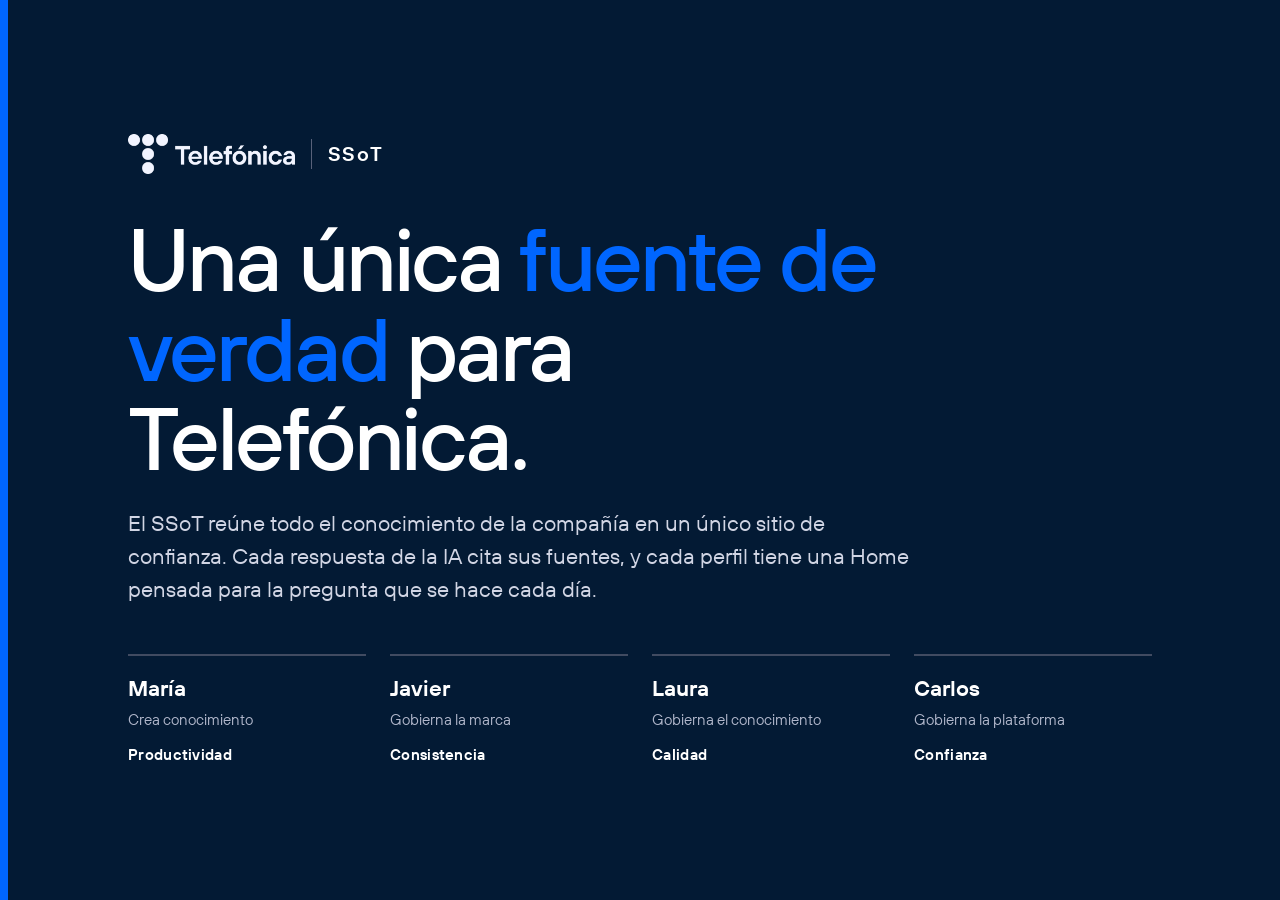
<file: demo.html>
<!doctype html>
<html lang="es">
<head>
<meta charset="utf-8">
<meta name="viewport" content="width=device-width, initial-scale=1">
<title>SSoT · Demo</title>
<link rel="stylesheet" href="assets/ssot.css">
<script src="assets/anon.js"></script>
<script src="assets/manual.js"></script>
<style>
body { background: var(--grey-9); color: var(--grey-0); }
.card { min-height: 100vh; display: grid; align-content: center; padding: 0 10vw; position: relative; overflow: hidden; }
.card::before { content: ""; position: absolute; inset: 0 auto 0 0; width: 8px; background: var(--blue); }
.brand { display: flex; align-items: center; gap: var(--s-4); animation: rise .5s var(--ease-out) both; }
.brand img { height: 40px; width: auto; }
.brand.brand--anon span { padding-left: 0; border-left: 0; font-size: 28px; }
.brand span { font-weight: 600; font-size: 20px; letter-spacing: .08em; color: var(--grey-0); padding-left: var(--s-4); border-left: 1px solid var(--grey-6); }
h1 { margin: var(--s-10) 0 0; font-size: 88px; line-height: 1.02; font-weight: 500; letter-spacing: -.035em; max-width: 14ch; animation: rise .6s var(--ease-out) .15s both; }
h1 em { font-style: normal; color: var(--blue); }
.lead { margin: var(--s-6) 0 0; font-size: 22px; line-height: 1.5; color: var(--grey-2); max-width: 56ch; animation: rise .6s var(--ease-out) .3s both; }
.roles { list-style: none; margin: var(--s-12) 0 0; padding: 0; display: grid; grid-template-columns: repeat(4, minmax(0, 1fr)); gap: var(--s-6); max-width: 1100px; }
.roles li { padding-top: var(--s-4); border-top: 2px solid var(--grey-7); animation: rise .5s var(--ease-out) both; animation-delay: calc(.45s + var(--i) * .12s); }
.roles b { display: block; font-size: 22px; font-weight: 600; }
.roles span { display: block; font-size: 15px; color: var(--grey-3); margin-top: 4px; }
.roles strong { display: block; margin-top: var(--s-3); font-size: 15px; font-weight: 600; color: var(--grey-0); letter-spacing: .02em; }
.roles li.on { border-top-color: var(--blue); }
.roles.dim li:not(.on) b, .roles.dim li:not(.on) span, .roles.dim li:not(.on) strong { color: var(--grey-6); }

/* Persona cover */
.kick { margin: var(--s-10) 0 0; font-size: 14px; font-weight: 600; letter-spacing: .1em; text-transform: uppercase; color: var(--grey-3); animation: rise .5s var(--ease-out) .1s both; }
.who { margin: var(--s-3) 0 0; display: flex; align-items: baseline; flex-wrap: wrap; gap: var(--s-2) var(--s-6); animation: rise .6s var(--ease-out) .15s both; }
.who h1 { margin: 0; animation: none; max-width: none; }
.who p { margin: 0; font-size: 22px; color: var(--grey-3); }
.who p b { color: var(--grey-0); font-weight: 600; }
.q { margin: var(--s-8) 0 0; padding-left: var(--s-5); border-left: 4px solid var(--blue); font-size: 32px; line-height: 1.25; font-weight: 500; letter-spacing: -.01em; max-width: 34ch; animation: rise .6s var(--ease-out) .3s both; }
.expect { margin: var(--s-6) 0 0; max-width: 60ch; animation: rise .6s var(--ease-out) .45s both; }
.expect span { display: block; font-size: 14px; font-weight: 600; letter-spacing: .1em; text-transform: uppercase; color: var(--grey-3); margin-bottom: var(--s-2); }
.expect p { margin: 0; font-size: 22px; line-height: 1.5; color: var(--grey-1); }
@media (max-width: 1000px) { h1 { font-size: 56px; } .q { font-size: 24px; } .roles { grid-template-columns: repeat(2, 1fr); } }

/* Closing cover */
.h-end { margin: var(--s-3) 0 0; font-size: 64px; max-width: 18ch; }
.results { list-style: none; margin: var(--s-10) 0 0; padding: 0; display: grid; grid-template-columns: repeat(4, minmax(0, 1fr)); gap: var(--s-6); max-width: 1180px; }
.results li { padding-top: var(--s-4); border-top: 2px solid var(--blue); display: flex; flex-direction: column; animation: rise .5s var(--ease-out) both; animation-delay: calc(.4s + var(--i) * .15s); }
.results .who-s { font-size: 15px; color: var(--grey-3); }
.results .who-s b { color: var(--grey-0); font-weight: 600; font-size: 18px; }
.results .big { margin-top: var(--s-4); font-size: 72px; line-height: 1; font-weight: 600; letter-spacing: -.035em; }
.results .txt { margin-top: var(--s-3); font-size: 17px; line-height: 1.45; color: var(--grey-2); max-width: 24ch; }
.results .val { margin-top: var(--s-4); font-size: 13px; font-weight: 600; letter-spacing: .1em; text-transform: uppercase; color: var(--grey-3); }
.sign { margin: var(--s-10) 0 0; font-size: 20px; color: var(--grey-1); animation: rise .6s var(--ease-out) 1.1s both; }
@media (max-width: 1000px) { .results { grid-template-columns: repeat(2, 1fr); } .h-end { font-size: 44px; } }
</style>
</head>
<body>
<main class="card" id="card"></main>
<script>
(function () {
  const params = new URLSearchParams(location.search);
  const fin = params.get('fin') === '1';
  const p = params.get('p');
  // ?anon=1: anonymised covers, no client logo or name
  const anon = params.get('anon') === '1' || !!window.SSOT_ANON;
  const ROLES = [
    { k: 'maria', n: 'María', r: 'Crea conocimiento', v: 'Productividad' },
    { k: 'javier', n: 'Javier', r: 'Gobierna la marca', v: 'Consistencia' },
    { k: 'laura', n: 'Laura', r: 'Gobierna el conocimiento', v: 'Calidad' },
    { k: 'carlos', n: 'Carlos', r: 'Gobierna la plataforma', v: 'Confianza' },
  ];
  // Names, roles and questions from personas/persona-1.md … persona-4.md
  const PERSONAS = {
    maria: { name: 'María Jiménez', role: 'Corporate Communications Manager', area: 'Comunicación Corporativa',
      q: '¿Qué necesito crear hoy?',
      expect: 'Convertir información dispersa en mensajes claros para Dirección y prensa en minutos, con cada dato respaldado por su fuente.' },
    javier: { name: 'Javier Martín', role: 'Brand & Content Governance Lead', area: 'Marca Corporativa',
      q: '¿Está la IA representando correctamente nuestra marca?',
      expect: `Que todo lo que genere la IA suene y se vea como ${anon ? 'la marca' : 'Telefónica'}, y poder enseñarle las reglas de marca sin programar.` },
    laura: { name: 'Laura Pérez', role: 'Knowledge & Metadata Manager', area: 'Gestión del Conocimiento',
      q: '¿Está nuestro conocimiento preparado para responder correctamente?',
      expect: 'Que la IA encuentre siempre la información correcta, actualizada y bien clasificada, sin tener que revisarlo todo a mano.' },
    carlos: { name: 'Carlos Ruiz', role: 'Governance & Compliance Manager', area: 'Seguridad, Riesgo y Compliance',
      q: '¿Está la plataforma funcionando de forma segura y conforme a las políticas?',
      expect: 'Saber quién accede a qué información y con qué permisos, y detectar cualquier riesgo antes de que sea un problema.' },
  };
  const list = (on, dim) => `<ul class="roles${dim ? ' dim' : ''}">${ROLES.map((r, i) => `<li class="${on === 'all' || on === r.k ? 'on' : ''}" style="--i:${i}"><b>${r.n}</b><span>${r.r}</span><strong>${r.v}</strong></li>`).join('')}</ul>`;
  const brand = anon
    ? '<div class="brand brand--anon"><span>SSoT</span></div>'
    : '<div class="brand"><img src="assets/logo-white-horizontal.png" alt="Telefónica"><span>SSoT</span></div>';
  let html;
  if (p && PERSONAS[p]) {
    const P = PERSONAS[p], i = ROLES.findIndex(r => r.k === p);
    document.title = 'SSoT · ' + P.name;
    html = `${brand}
      <p class="kick">Perfil ${i + 1} de 4 · ${P.area}</p>
      <div class="who"><h1>${P.name}</h1><p><b>${P.role}</b></p></div>
      <p class="q">«${P.q}»</p>
      <div class="expect"><span>Qué espera del SSoT</span><p>${P.expect}</p></div>
      ${list(p, true)}`;
  } else if (fin) {
    // Closing cover: what each person got done in the demo (figures from the prototype screens)
    const RESULTS = [
      { n: 'María', r: 'Comunicación', big: '6', t: 'fuentes citadas en su briefing para Dirección', v: 'Productividad' },
      { n: 'Javier', r: 'Marca', big: '98 %', t: 'de alineación con la marca tras entrenar al agente', v: 'Consistencia' },
      { n: 'Laura', r: 'Conocimiento', big: '1.284', t: 'menciones recuperadas al reconectar Social Listening', v: 'Calidad' },
      { n: 'Carlos', r: 'Gobierno', big: '0', t: 'alertas abiertas, con el informe semanal ya en el Comité', v: 'Confianza' },
    ];
    html = `${brand}
      <p class="kick">Un día en el SSoT</p>
      <h1 class="h-end">Cuatro personas, <em>un mismo conocimiento</em>.</h1>
      <ul class="results">${RESULTS.map((x, i) => `<li style="--i:${i}">
        <span class="who-s"><b>${x.n}</b> · ${x.r}</span>
        <span class="big num">${x.big}</span>
        <span class="txt">${x.t}</span>
        <span class="val">${x.v}</span></li>`).join('')}</ul>
      <p class="sign">Una única fuente de verdad, y cada perfil sabe qué hacer con ella.</p>`;
  } else {
    html = `${brand}
      <h1>Una única <em>fuente de verdad</em> para ${anon ? 'toda la compañía' : 'Telefónica'}.</h1>
      <p class="lead">El SSoT reúne todo el conocimiento de la compañía en un único sitio de confianza. Cada respuesta de la IA cita sus fuentes, y cada perfil tiene una Home pensada para la pregunta que se hace cada día.</p>
      ${list()}`;
  }
  document.getElementById('card').innerHTML = html;
  // Manual recording mode (?manual=1): one click anywhere moves on
  if (window.SSOT_MANUAL && !fin) {
    const next = p && PERSONAS[p] ? window.SSOT_HOME[p] : 'demo.html?p=maria';
    document.addEventListener('click', () => { location.href = next; });
  }
})();
</script>
</body>
</html>
</file>
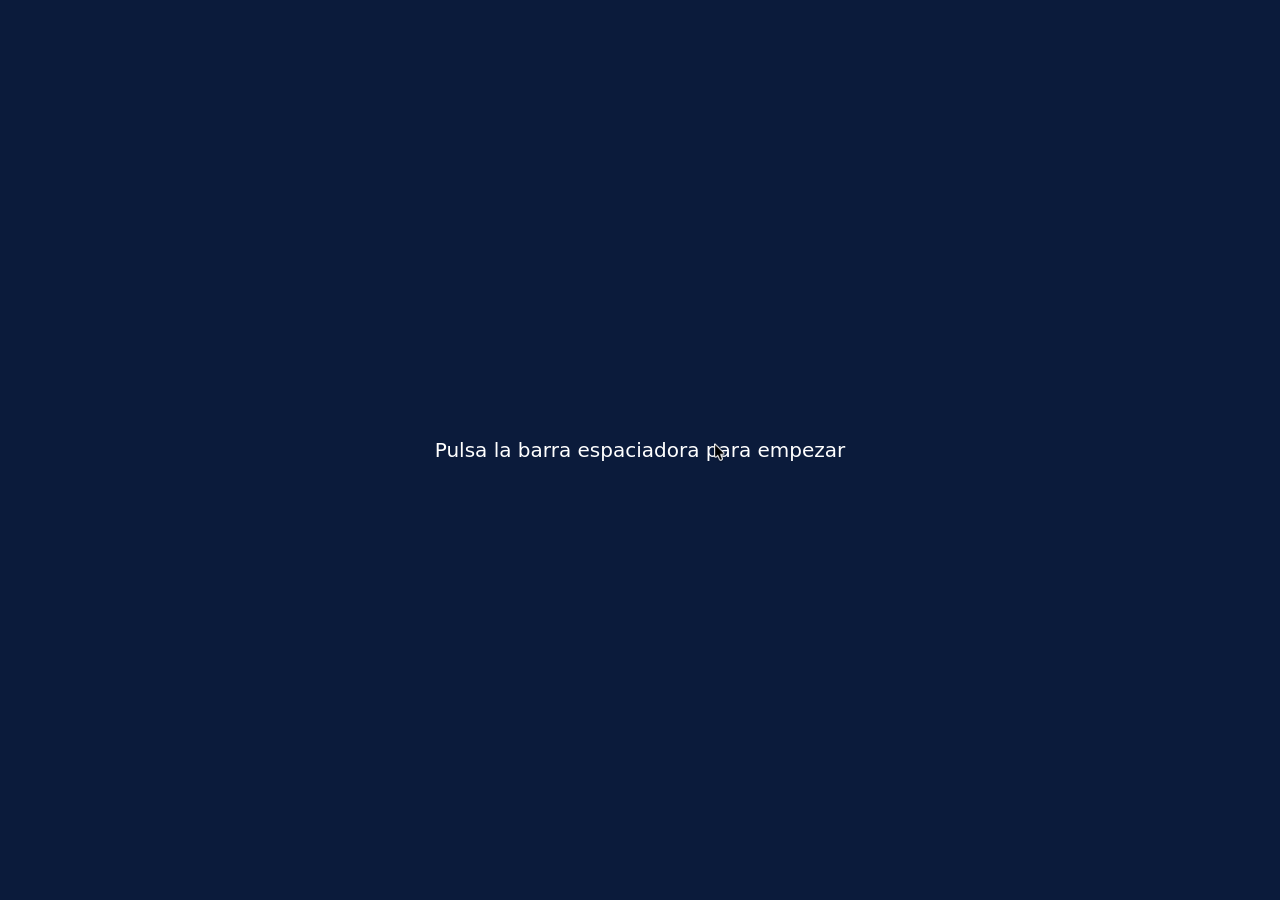
<file: runner.html>
<!doctype html>
<html lang="es">
<head>
<meta charset="utf-8">
<title>SSoT · Runner</title>
<meta name="viewport" content="width=device-width, initial-scale=1">
<style>
  html, body { margin: 0; height: 100%; background: #0b1b3b; overflow: hidden; cursor: none; }
  iframe { position: fixed; inset: 0; width: 100vw; height: 100vh; border: 0; background: #fff; }
  /* Real macOS cursors (exported from AppKit): arrow while moving, pointing hand over a button */
  #cur { position: fixed; left: 0; top: 0; z-index: 9; pointer-events: none;
         transform: translate(715px, 445px); transition: transform .55s cubic-bezier(.4,0,.2,1); }
  #cur img { position: absolute; left: 0; top: 0; display: block; transition: transform .1s; }
  #cur .arrow { width: 28px; height: 40px; left: -5px; top: -5px; transform-origin: 5px 5px; }
  #cur .hand { width: 32px; height: 32px; left: -13px; top: -8px; transform-origin: 13px 8px; display: none; }
  #cur.on-btn .arrow { display: none; }
  #cur.on-btn .hand { display: block; }
  #cur.down img { transform: scale(.9); }
  .rip { position: fixed; z-index: 8; width: 14px; height: 14px; margin: -7px 0 0 -7px; border-radius: 50%;
         border: 2px solid #0066ff; pointer-events: none; animation: rip .5s ease-out forwards; }
  @keyframes rip { to { transform: scale(3.2); opacity: 0; } }
  #hint { position: fixed; inset: 0; display: grid; place-items: center; z-index: 5;
          color: #fff; font: 20px/1.4 system-ui, sans-serif; background: #0b1b3b; }
</style>
</head>
<body>
<div id="hint">Pulsa la barra espaciadora para empezar</div>
<iframe id="f" title="Prototipo"></iframe>
<div id="cur" aria-hidden="true"><img class="arrow" src="assets/cursor-arrow.png" alt=""><img class="hand" src="assets/cursor-hand.png" alt=""></div>
<script>
const PAUSA = 3000;        // pausa en cada pantalla clave
const PAUSA_FINAL = 5000;  // última pantalla de cada perfil
const BASE = location.origin + '/';
// runner.html?anon=1 → anonymised version: covers and screens without client logos or names
const ANON = new URLSearchParams(location.search).get('anon') === '1';
const F = document.getElementById('f');
// Hide the real system cursor inside every page the iframe loads; only the drawn cursor shows
// Prepare every page the iframe shows as soon as its body exists (also pages that navigate by themselves):
// hide the real cursor. Anonymous mode is handled by assets/anon.js in each page.
let preparedDoc = null;
(function watch() {
  const d = F.contentDocument;
  if (d && d !== preparedDoc && d.body && d.head) {
    preparedDoc = d;
    try {
      const st = d.createElement('style');
      st.textContent = '*, *::before, *::after { cursor: none !important; }';
      d.head.appendChild(st);
    } catch (e) {}
  }
  requestAnimationFrame(watch);
})();
const sleep = ms => new Promise(r => setTimeout(r, ms));
const D = () => F.contentDocument;
const W = () => F.contentWindow;

function go(u) {
  // Covers carry the flag: anon=1 switches anonymous mode on for the tab, anon=0 clears it from an earlier run
  if (u.startsWith('demo.html')) u += (u.includes('?') ? '&' : '?') + 'anon=' + (ANON ? '1' : '0') + '&manual=0';
  return new Promise(r => { F.onload = () => r(); F.src = BASE + u; });
}
async function waitFor(fn, t = 10000) {
  const s = Date.now();
  while (Date.now() - s < t) {
    try { const v = fn(); if (v) return v; } catch (e) {}
    await sleep(80);
  }
  return null;
}
const vis = e => e && e.offsetParent !== null;
const q = sel => D().querySelector(sel);
const btn = (txt, exact) => [...D().querySelectorAll('button,[role=tab]')].find(x =>
  vis(x) && (exact ? x.textContent.trim() === txt : x.textContent.includes(txt)));
const CUR = document.getElementById('cur');
async function clickEl(el) {
  el.scrollIntoView({ block: 'nearest' });
  const r = el.getBoundingClientRect();
  const x = Math.round(r.left + r.width / 2), y = Math.round(r.top + r.height / 2);
  CUR.classList.remove('on-btn');
  CUR.style.transform = `translate(${x}px, ${y}px)`;
  await sleep(560);
  CUR.classList.add('on-btn');
  await sleep(60);
  CUR.classList.add('down');
  const rip = document.createElement('div');
  rip.className = 'rip'; rip.style.left = x + 'px'; rip.style.top = y + 'px';
  document.body.appendChild(rip); setTimeout(() => rip.remove(), 600);
  await sleep(140);
  el.click();
  CUR.classList.remove('down');
}
async function clickSel(sel) {
  const el = await waitFor(() => { const e = q(sel); return vis(e) && e; });
  if (!el) throw new Error('No encuentro: ' + sel);
  await clickEl(el);
}
// For clicks that make the page navigate by itself: resolve when the iframe lands on `path`
function landOn(path) {
  return new Promise(r => { F.onload = () => { if (W().location.href.includes(path)) r(); }; });
}
async function click(txt, exact) {
  const b = await waitFor(() => btn(txt, exact));
  if (!b) throw new Error('No encuentro el botón: ' + txt);
  await clickEl(b);
}
const pausa = () => sleep(PAUSA);
const pausaFinal = () => sleep(PAUSA_FINAL);
// Covers: wait until the last line has animated in, then hold so it can be read
const LEER_PORTADA = 3000, LEER_PERSONA = 3000;
async function cover(u, ms) {
  await go(u);
  await waitFor(() => { const e = q('.roles li:nth-child(4)'); return e && getComputedStyle(e).opacity > 0.4; });
  await sleep(ms);
}

async function run() {
  // 1 · Portada
  await cover('demo.html', LEER_PORTADA);
  // 2 · María
  await cover('demo.html?p=maria', LEER_PERSONA);
  await go('index.html');
  // 3
  await click('Preparar briefing ejecutivo');
  const enviar = await waitFor(() => { const s = q('button[aria-label="Enviar"]'); return s && !s.disabled && s; }, 15000);
  await clickEl(enviar);
  // 4
  await waitFor(() => W().location.pathname.endsWith('briefing.html') && btn('Redactar con 6 fuentes'), 15000);
  await click('Redactar con 6 fuentes');
  await waitFor(() => q('.cite'), 15000);
  await pausa();
  // 5
  await waitFor(() => btn('Tono'), 15000);
  await sleep(300);
  await click('Tono');
  await sleep(300);
  await click('Aplicar', true);
  await waitFor(() => q('.toast.is-on'));
  await pausaFinal(); // último plano del perfil
  // 6 · Javier
  await cover('demo.html?p=javier', LEER_PERSONA);
  await go('javier.html');
  await sleep(900);
  // 7
  await go('javier-plantilla.html');
  await click('Sustituir por azul');
  await waitFor(() => q('.sum--ok'));
  await pausa();
  await click('Publicar para toda la organizaci');
  await sleep(600);
  // 8
  await go('javier-training.html');
  await click('Entrenar agente');
  await waitFor(() => /v15 activa/.test(D().body.innerText), 15000);
  await pausaFinal(); // último plano del perfil
  // 9 · Laura
  await cover('demo.html?p=laura', LEER_PERSONA);
  await go('laura.html');
  await sleep(600);
  for (const v of ['bars', 'tm', 'eco']) {
    await clickSel(`#seg [data-v="${v}"]`);
    await waitFor(() => q(`#seg [data-v="${v}"][aria-selected="true"]`));
    await sleep(1300);
  }
  // 10
  await go('laura-revision.html');
  await click('Validar propuesta');
  await sleep(600);
  await click('Fusionar y marcar como oficial');
  await sleep(900);
  // 11
  await go('laura.html?done=1');
  await click('Reconectar', true);
  await waitFor(() => q('.alert.is-ok'));
  await pausaFinal(); // último plano del perfil
  // 12 · Carlos
  await cover('demo.html?p=carlos', LEER_PERSONA);
  await go('carlos.html');
  await waitFor(() => q('#bval') && q('#bval').textContent === '42' && q('#close-btn'), 15000);
  await sleep(700); // let the 4 sequence lines finish rising in
  await pausa();
  // 13
  await click('Cerrar como revisada');
  await sleep(500);
  await click('Confirmar cierre');
  await waitFor(() => q('.brief.is-calm'), 15000);
  await pausa();
  // 14
  await go('carlos-alerta.html');
  const landed = landOn('carlos.html?done=2');
  await click('Cerrar alerta', true);
  await landed;
  await waitFor(() => q('.brief.is-calm') && q('#bval').textContent === '0' && !q('.brief.is-counting'), 8000);
  await sleep(900);
  // 15
  await go('carlos-audit.html?q=Resultados%20Q2');
  await clickSel('#ch-2');
  await sleep(1000);
  await clickSel('#ch-5');
  await waitFor(() => q('#mkt-row'));
  await pausa();
  // 16
  await go('carlos-informe.html');
  await click('Generar informe');
  // 17
  await click('Enviar al Comit');
  await sleep(500);
  const env = await waitFor(() => [...D().querySelectorAll('.sendbox button')].find(x => x.textContent.trim() === 'Enviar'));
  await clickEl(env);
  await waitFor(() => q('.sendbox.is-done'));
  await pausaFinal(); // último plano del perfil
  // 18
  await go('demo.html?fin=1');
  await waitFor(() => { const e = q('.sign'); return e && getComputedStyle(e).opacity > 0.95; });
  await pausa();
}

let started = false;
addEventListener('keydown', async e => {
  if (e.code !== 'Space' || started) return;
  e.preventDefault();
  started = true;
  document.getElementById('hint').style.display = 'none';
  try { await run(); }
  catch (err) { document.title = 'Error: ' + err.message; console.error(err); }
});
</script>
</body>
</html>
</file>
<file: assets/ssot.css>
@font-face { font-family: "Telefonica Sans"; src: url("TelefonicaSans-Regular.woff2") format("woff2"); font-weight: 400; font-display: swap; }
@font-face { font-family: "Telefonica Sans"; src: url("TelefonicaSans-Medium.woff2") format("woff2"); font-weight: 500; font-display: swap; }
@font-face { font-family: "Telefonica Sans"; src: url("TelefonicaSans-DemiBold.woff2") format("woff2"); font-weight: 600; font-display: swap; }
@font-face { font-family: "Telefonica Sans"; src: url("TelefonicaSans-Bold.woff2") format("woff2"); font-weight: 700; font-display: swap; }

:root {
  /* tokens/tokens.json */
  --blue: #0066FF;
  --grey-0: #FFFFFF; --grey-1: #F7F7FF; --grey-2: #D1D5E4; --grey-3: #B0B6CA;
  --grey-4: #8F97AF; --grey-5: #6E7894; --grey-6: #58617A; --grey-7: #414B61;
  --grey-8: #2B3447; --grey-9: #031A34;
  --turquoise-very-light: #EBFFFF; --turquoise-very-dark: #253D3C;
  --coral-very-light: #F9EEED; --coral-dark: #843C34;
  --yellow-very-light: #FCF7DB; --yellow-very-dark: #473515;

  /* derived (proposal, not in brand guide) */
  --blue-tint: #EBF2FF;      /* blue at ~8% on white: selected / hover */
  --blue-press: #0052CC;     /* blue darkened for pressed state */

  --font: "Telefonica Sans", system-ui, sans-serif;
  --r-card: 12px; --r-ctrl: 8px; --r-pill: 999px;
  --s-1: 4px; --s-2: 8px; --s-3: 12px; --s-4: 16px; --s-5: 20px; --s-6: 24px; --s-8: 32px; --s-10: 40px; --s-12: 48px;
  --shadow-1: 0 1px 2px rgba(3, 26, 52, .06);
  --shadow-2: 0 8px 24px rgba(3, 26, 52, .08);
  --ease-out: cubic-bezier(.2, 0, 0, 1);
}

* { box-sizing: border-box; }
html, body { margin: 0; }
body {
  font-family: var(--font); font-size: 15px; line-height: 1.5; color: var(--grey-9);
  background: var(--grey-1); -webkit-font-smoothing: antialiased;
}
button, input, textarea { font: inherit; color: inherit; }
button { cursor: pointer; }
a { color: inherit; text-decoration: none; }
:focus-visible { outline: 2px solid var(--blue); outline-offset: 2px; }
.num { font-variant-numeric: tabular-nums; }
[data-lucide], svg.lucide { width: 20px; height: 20px; stroke-width: 1.75; flex-shrink: 0; }
.visually-hidden { position: absolute; width: 1px; height: 1px; overflow: hidden; clip: rect(0 0 0 0); }

/* ---------- Layout ---------- */
.app { display: grid; grid-template-columns: 256px 1fr; min-height: 100vh; }

/* ---------- Sidebar ---------- */
.nav {
  position: sticky; top: 0; height: 100vh; display: flex; flex-direction: column;
  background: var(--grey-0); border-right: 1px solid var(--grey-2); padding: var(--s-6) var(--s-4);
}
.nav__brand { display: flex; align-items: center; gap: var(--s-3); padding: 0 var(--s-2) var(--s-6); }
.nav__brand img { height: 24px; width: auto; }
.nav__product { font-weight: 600; font-size: 13px; letter-spacing: .08em; color: var(--blue); padding-left: var(--s-3); border-left: 1px solid var(--grey-2); }
.nav__list { list-style: none; margin: 0; padding: 0; display: flex; flex-direction: column; gap: 2px; }
.nav__link {
  display: flex; align-items: center; gap: var(--s-3); height: 44px; padding: 0 var(--s-3);
  border-radius: var(--r-ctrl); color: var(--grey-7); font-weight: 500;
  transition: background .15s var(--ease-out), color .15s var(--ease-out);
}
.nav__link:hover { background: var(--grey-1); color: var(--grey-9); }
.nav__link[aria-current="page"] { background: var(--blue-tint); color: var(--blue); font-weight: 600; box-shadow: inset 3px 0 0 var(--blue); }
.nav__badge { margin-left: auto; font-size: 12px; font-weight: 600; background: var(--blue); color: var(--grey-0); border-radius: var(--r-pill); padding: 0 8px; line-height: 20px; }
.nav__foot { margin-top: auto; display: flex; flex-direction: column; gap: 2px; }
.nav__me { display: flex; align-items: center; gap: var(--s-3); padding: var(--s-3); margin-top: var(--s-3); border-top: 1px solid var(--grey-2); }
.avatar { width: 36px; height: 36px; border-radius: 50%; display: grid; place-items: center; font-weight: 600; font-size: 13px; background: var(--grey-9); color: var(--grey-0); flex-shrink: 0; }
.nav__me small { display: block; color: var(--grey-6); font-size: 12px; line-height: 1.3; }
.nav__me strong { font-weight: 600; font-size: 14px; }

/* ---------- Main ---------- */
.main { padding: var(--s-8) var(--s-10) var(--s-12); max-width: 1280px; width: 100%; }
.greet { display: flex; align-items: baseline; justify-content: space-between; gap: var(--s-4); margin-bottom: var(--s-6); }
.greet p { margin: 0; color: var(--grey-6); font-size: 15px; }
.greet p strong { color: var(--grey-9); font-weight: 600; }
.greet__time { font-size: 13px; color: var(--grey-6); display: flex; align-items: center; gap: var(--s-2); }

/* ---------- Hero: prompt ---------- */
.hero { background: var(--grey-0); border: 1px solid var(--grey-2); border-radius: var(--r-card); padding: var(--s-8) var(--s-8) var(--s-6); box-shadow: var(--shadow-1); }
.hero h1 { margin: 0 0 var(--s-5); font-size: 40px; line-height: 1.1; font-weight: 500; letter-spacing: -.02em; }
.hero h1 span { color: var(--blue); }

.prompt {
  display: flex; align-items: flex-end; gap: var(--s-3); padding: var(--s-3) var(--s-3) var(--s-3) var(--s-5);
  border: 1.5px solid var(--grey-3); border-radius: var(--r-card); background: var(--grey-0);
  transition: border-color .15s var(--ease-out), box-shadow .15s var(--ease-out);
}
.prompt:focus-within, .prompt.is-filled { border-color: var(--blue); box-shadow: 0 0 0 4px var(--blue-tint); }
.prompt.is-error { border-color: var(--coral-dark); box-shadow: 0 0 0 4px var(--coral-very-light); }
.prompt textarea {
  flex: 1; border: 0; outline: 0; resize: none; min-height: 56px; max-height: 180px; padding: var(--s-3) 0;
  font-size: 17px; line-height: 1.5; background: transparent;
}
.prompt textarea::placeholder { color: var(--grey-5); }
.prompt__ctx { display: flex; flex-wrap: wrap; gap: var(--s-2); margin-top: var(--s-3); min-height: 0; }
.ctx-chip { display: inline-flex; align-items: center; gap: 6px; font-size: 13px; font-weight: 500; color: var(--grey-8); background: var(--grey-1); border: 1px solid var(--grey-2); border-radius: var(--r-ctrl); padding: 4px 10px; animation: pop .25s var(--ease-out) both; }
.ctx-chip svg { width: 16px; height: 16px; color: var(--blue); }
.btn {
  display: inline-flex; align-items: center; justify-content: center; gap: var(--s-2);
  height: 44px; padding: 0 var(--s-5); border-radius: var(--r-ctrl); border: 1px solid transparent;
  font-weight: 600; font-size: 15px; white-space: nowrap;
  transition: background .15s var(--ease-out), transform .1s var(--ease-out), border-color .15s;
}
.btn:active { transform: scale(.97); }
.btn--primary { background: var(--blue); color: var(--grey-0); }
.btn--primary:hover { background: var(--blue-press); }
.btn--ghost { background: transparent; color: var(--grey-8); border-color: var(--grey-2); }
.btn--ghost:hover { background: var(--grey-1); border-color: var(--grey-3); }
.btn--send { width: 48px; height: 48px; padding: 0; border-radius: var(--r-ctrl); }
.btn--send.is-ready { animation: pulse 1.6s var(--ease-out) 2; }
.prompt__hint { margin: var(--s-2) 0 0; font-size: 13px; color: var(--grey-6); display: flex; align-items: center; gap: 6px; }
.prompt__hint.is-error { color: var(--coral-dark); font-weight: 500; }
.prompt__hint svg { width: 16px; height: 16px; }

.quick { display: flex; flex-wrap: wrap; gap: var(--s-2); margin-top: var(--s-5); }
.quick__label { width: 100%; font-size: 12px; font-weight: 600; letter-spacing: .08em; text-transform: uppercase; color: var(--grey-6); margin-bottom: 2px; }
.chip {
  display: inline-flex; align-items: center; gap: var(--s-2); height: 40px; padding: 0 var(--s-4);
  border-radius: var(--r-pill); border: 1px solid var(--grey-2); background: var(--grey-0);
  font-weight: 500; color: var(--grey-8);
  transition: background .15s var(--ease-out), border-color .15s, color .15s, transform .1s;
}
.chip svg { width: 18px; height: 18px; color: var(--blue); }
.chip:hover { background: var(--blue-tint); border-color: var(--blue); color: var(--blue); }
.chip:active { transform: scale(.97); }

/* ---------- Generating state ---------- */
.gen { display: none; margin-top: var(--s-5); padding: var(--s-5); border-radius: var(--r-card); background: var(--grey-1); border: 1px dashed var(--grey-3); }
.gen.is-on { display: block; animation: rise .3s var(--ease-out) both; }
.gen__title { display: flex; align-items: center; gap: var(--s-2); font-weight: 600; margin: 0 0 var(--s-3); }
.gen__steps { list-style: none; margin: 0; padding: 0; display: grid; gap: var(--s-2); }
.gen__steps li { display: flex; align-items: center; gap: var(--s-3); color: var(--grey-5); font-size: 14px; }
.gen__steps li.is-active { color: var(--grey-9); font-weight: 500; }
.gen__steps li.is-done { color: var(--grey-7); }
.gen__steps .dot { width: 20px; height: 20px; display: grid; place-items: center; }
.gen__steps .dot svg { width: 18px; height: 18px; }
.gen__steps li.is-done .dot { color: var(--turquoise-very-dark); }
.gen__steps li.is-active .dot { color: var(--blue); }
.gen__next { margin: var(--s-4) 0 0; padding-top: var(--s-4); border-top: 1px solid var(--grey-2); display: flex; gap: var(--s-4); align-items: center; justify-content: space-between; flex-wrap: wrap; }
.gen__next p { margin: 0; font-size: 13px; color: var(--grey-6); display: flex; gap: var(--s-2); align-items: center; }
.spin { animation: spin 1s linear infinite; }

/* ---------- Agent suggestion ---------- */
.agent {
  margin-top: var(--s-6); display: grid; grid-template-columns: auto 1fr auto; gap: var(--s-6); align-items: center;
  padding: var(--s-5) var(--s-6); border-radius: var(--r-card); background: var(--grey-9); color: var(--grey-0);
  position: relative; overflow: hidden;
}
.agent::before { content: ""; position: absolute; inset: 0 auto 0 0; width: 4px; background: var(--blue); }
.agent__fig { display: flex; flex-direction: column; align-items: flex-start; padding-right: var(--s-6); border-right: 1px solid var(--grey-7); }
.agent__num { font-size: 52px; line-height: 1; font-weight: 600; letter-spacing: -.03em; }
.agent__num-label { font-size: 13px; color: var(--grey-3); margin-top: 6px; display: flex; align-items: center; gap: 4px; }
.agent__num-label svg { width: 14px; height: 14px; }
.agent__tag { display: inline-flex; align-items: center; gap: 6px; font-size: 12px; font-weight: 600; letter-spacing: .08em; text-transform: uppercase; color: var(--grey-3); margin-bottom: var(--s-2); }
.agent__tag svg { width: 16px; height: 16px; color: var(--blue); }
.agent__text { margin: 0; font-size: 16px; line-height: 1.5; max-width: 60ch; color: var(--grey-1); }
.agent__text strong { font-weight: 600; color: var(--grey-0); }
.agent__actions { display: flex; flex-direction: column; gap: var(--s-2); align-items: stretch; }
.agent .btn--ghost { color: var(--grey-1); border-color: var(--grey-7); }
.agent .btn--ghost:hover { background: var(--grey-8); border-color: var(--grey-5); }
.agent__src { font-size: 12px; color: var(--grey-4); margin-top: var(--s-2); }

/* ---------- Sections ---------- */
.row { display: grid; gap: var(--s-5); margin-top: var(--s-8); }
.row--wire { grid-template-columns: minmax(0, 7fr) minmax(0, 5fr); }
.row--three { grid-template-columns: repeat(3, minmax(0, 1fr)); }
.panel { background: var(--grey-0); border: 1px solid var(--grey-2); border-radius: var(--r-card); padding: var(--s-5); box-shadow: var(--shadow-1); min-width: 0; }
.panel__head { display: flex; align-items: center; justify-content: space-between; gap: var(--s-3); margin-bottom: var(--s-4); }
.panel__head h2 { margin: 0; font-size: 18px; font-weight: 600; display: flex; align-items: center; gap: var(--s-2); }
.panel__head h2 svg { color: var(--blue); }
.panel__meta { font-size: 13px; color: var(--grey-6); }
.link { white-space: nowrap; font-size: 14px; font-weight: 600; color: var(--blue); display: inline-flex; align-items: center; gap: 4px; border-radius: 4px; }
.link:hover { text-decoration: underline; text-underline-offset: 3px; }
.link svg { width: 16px; height: 16px; }

/* Wire — signature element */
.wire { list-style: none; margin: 0; padding: 0; position: relative; }
.wire::before { content: ""; position: absolute; left: 63px; top: 8px; bottom: 8px; width: 2px; background: var(--grey-2); }
.wire__item {
  display: grid; grid-template-columns: 48px 32px 1fr; column-gap: 0; align-items: start;
  padding: var(--s-3) var(--s-2) var(--s-3) 0; border-radius: var(--r-ctrl); cursor: pointer;
  transition: background .15s var(--ease-out);
}
.wire__item:hover { background: var(--grey-1); }
.wire__time { font-size: 14px; font-weight: 600; color: var(--grey-9); text-align: right; padding-top: 1px; }
.wire__time small { display: block; font-weight: 400; font-size: 12px; color: var(--grey-6); }
.wire__dot { justify-self: center; width: 12px; height: 12px; margin-top: 5px; border-radius: 50%; background: var(--grey-0); border: 2px solid var(--grey-4); position: relative; z-index: 1; }
.wire__item--hot .wire__dot { border-color: var(--blue); background: var(--blue); box-shadow: 0 0 0 4px var(--blue-tint); }
.wire__body { min-width: 0; }
.wire__kind { display: inline-flex; align-items: center; gap: 4px; font-size: 12px; font-weight: 600; letter-spacing: .06em; text-transform: uppercase; color: var(--grey-6); }
.wire__kind svg { width: 14px; height: 14px; }
.wire__item--hot .wire__kind { color: var(--blue); }
.wire__title { margin: 2px 0 0; font-weight: 500; font-size: 15px; line-height: 1.4; }
.wire__src { margin: 2px 0 0; font-size: 13px; color: var(--grey-6); }

/* Campaigns */
.cal { list-style: none; margin: 0; padding: 0; display: grid; gap: var(--s-2); }
.cal__item { display: grid; grid-template-columns: 56px 1fr; gap: var(--s-3); align-items: center; padding: var(--s-3); border: 1px solid var(--grey-2); border-radius: var(--r-ctrl); transition: background .15s, border-color .15s; cursor: pointer; }
.cal__item:hover { background: var(--grey-1); border-color: var(--grey-3); }
.cal__date { text-align: center; border-right: 1px solid var(--grey-2); padding-right: var(--s-3); }
.cal__date b { display: block; font-size: 22px; line-height: 1.1; font-weight: 600; }
.cal__date span { font-size: 12px; text-transform: uppercase; letter-spacing: .06em; color: var(--grey-6); }
.cal__date--today b { color: var(--blue); }
.cal__title { margin: 0; font-weight: 500; line-height: 1.35; }
.cal__meta { margin: 2px 0 0; font-size: 13px; color: var(--grey-6); display: flex; gap: var(--s-2); align-items: center; flex-wrap: wrap; }
.status { display: inline-flex; align-items: center; gap: 4px; font-size: 12px; font-weight: 600; padding: 1px 8px; border-radius: var(--r-pill); }
.status svg { width: 13px; height: 13px; }
.status--ok { background: var(--turquoise-very-light); color: var(--turquoise-very-dark); }
.status--warn { background: var(--yellow-very-light); color: var(--yellow-very-dark); }
.status--info { background: var(--blue-tint); color: var(--blue); }

/* KPIs */
.kpis-head { display: flex; align-items: baseline; justify-content: space-between; margin-top: var(--s-8); margin-bottom: var(--s-4); }
.kpis-head h2 { margin: 0; font-size: 18px; font-weight: 600; }
.kpis { display: grid; grid-template-columns: repeat(4, minmax(0, 1fr)); gap: var(--s-5); }
.kpi { background: var(--grey-0); border: 1px solid var(--grey-2); border-radius: var(--r-card); padding: var(--s-5); min-height: 132px; display: flex; flex-direction: column; cursor: pointer; transition: background .15s, border-color .15s, box-shadow .15s; box-shadow: var(--shadow-1); text-align: left; }
.kpi:hover { border-color: var(--grey-3); box-shadow: var(--shadow-2); }
.kpi__label { font-size: 14px; color: var(--grey-7); font-weight: 500; }
.kpi__value { font-size: 48px; line-height: 1.05; font-weight: 600; letter-spacing: -.03em; margin-top: var(--s-2); }
.kpi__value small { font-size: 22px; font-weight: 500; letter-spacing: 0; }
.kpi__delta { margin-top: auto; padding-top: var(--s-2); display: flex; align-items: center; gap: 4px; font-size: 13px; font-weight: 600; }
.kpi__delta svg { width: 16px; height: 16px; }
.kpi__delta span { font-weight: 400; color: var(--grey-6); margin-left: 2px; }
.up { color: var(--turquoise-very-dark); }
.down { color: var(--coral-dark); }

/* Lists */
.list { list-style: none; margin: 0; padding: 0; }
.list__item { display: grid; grid-template-columns: 36px 1fr auto; gap: var(--s-3); align-items: center; min-height: 56px; padding: var(--s-2); border-radius: var(--r-ctrl); cursor: pointer; transition: background .15s; }
.list__item + .list__item { border-top: 1px solid var(--grey-1); }
.list__item:hover { background: var(--grey-1); }
.list__icon { width: 36px; height: 36px; border-radius: var(--r-ctrl); display: grid; place-items: center; background: var(--blue-tint); color: var(--blue); }
.list__icon svg { width: 18px; height: 18px; }
.list__main { min-width: 0; }
.list__title { margin: 0; font-weight: 500; font-size: 14px; line-height: 1.35; white-space: nowrap; overflow: hidden; text-overflow: ellipsis; }
.list__sub { margin: 1px 0 0; font-size: 12px; color: var(--grey-6); white-space: nowrap; overflow: hidden; text-overflow: ellipsis; }
.list__end { font-size: 12px; color: var(--grey-6); white-space: nowrap; }
.list__item .avatar { width: 32px; height: 32px; font-size: 12px; }
.av-2 { background: var(--blue); } .av-3 { background: var(--grey-6); } .av-4 { background: var(--grey-7); }


/* More agent suggestions */
.sugs { display: grid; grid-template-columns: repeat(3, minmax(0, 1fr)); gap: var(--s-4); margin-top: var(--s-4); }
.sug { display: flex; flex-direction: column; gap: var(--s-3); padding: var(--s-4) var(--s-5); background: var(--grey-0); border: 1px solid var(--grey-2); border-left: 3px solid var(--blue); border-radius: var(--r-card); box-shadow: var(--shadow-1); }
.sug__tag { display: inline-flex; align-items: center; gap: 6px; font-size: 12px; font-weight: 600; letter-spacing: .06em; text-transform: uppercase; color: var(--grey-6); }
.sug__tag svg { width: 14px; height: 14px; color: var(--blue); }
.sug p { margin: 0; font-size: 14px; line-height: 1.45; color: var(--grey-8); }
.sug p strong { font-weight: 600; color: var(--grey-9); }
.sug .btn { height: 40px; align-self: flex-start; font-size: 14px; padding: 0 var(--s-4); margin-top: auto; }
.btn--soft { background: var(--blue-tint); color: var(--blue); }
.btn--soft:hover { background: var(--blue); color: var(--grey-0); }
.tone { display: inline-flex; align-items: center; gap: 4px; font-size: 12px; font-weight: 500; margin-top: 2px; }
.tone svg { width: 13px; height: 13px; }
.tone--ok { color: var(--turquoise-very-dark); }
.tone--warn { color: var(--yellow-very-dark); }

/* Toast */
.toast { position: fixed; bottom: var(--s-6); left: 50%; transform: translate(-50%, 16px); opacity: 0; background: var(--grey-9); color: var(--grey-0); padding: var(--s-3) var(--s-5); border-radius: var(--r-ctrl); font-size: 14px; display: flex; gap: var(--s-2); align-items: center; box-shadow: var(--shadow-2); pointer-events: none; transition: opacity .2s var(--ease-out), transform .2s var(--ease-out); z-index: 50; }
.toast.is-on { opacity: 1; transform: translate(-50%, 0); }

@keyframes pop { from { opacity: 0; transform: scale(.9); } to { opacity: 1; transform: none; } }
@keyframes rise { from { opacity: 0; transform: translateY(8px); } to { opacity: 1; transform: none; } }
@keyframes spin { to { transform: rotate(360deg); } }
@keyframes pulse { 0% { box-shadow: 0 0 0 0 rgba(0,102,255,.45); } 100% { box-shadow: 0 0 0 14px rgba(0,102,255,0); } }
@media (prefers-reduced-motion: reduce) { *, *::before, *::after { animation-duration: .01ms !important; animation-iteration-count: 1 !important; transition-duration: .01ms !important; } }

@media (max-width: 1180px) {
  .row--wire, .row--three { grid-template-columns: 1fr; }
  .kpis { grid-template-columns: repeat(2, minmax(0, 1fr)); }
  .sugs { grid-template-columns: 1fr; }
  .agent { grid-template-columns: 1fr; }
  .agent__fig { border-right: 0; padding-right: 0; }
  .agent__actions { flex-direction: row; flex-wrap: wrap; }
}

[hidden] { display: none !important; }

/* ---------- Shared: demo role switch ---------- */
.role { margin-top: var(--s-2); display: flex; flex-wrap: wrap; align-items: center; gap: 6px; font-size: 12px; font-weight: 600; color: var(--blue); padding: 6px var(--s-3); border-radius: var(--r-ctrl); border: 1px dashed var(--grey-3); }
.role a { text-decoration: underline; text-underline-offset: 2px; }
.role a:hover { color: var(--blue-press); }
.role svg { width: 14px; height: 14px; }
a.nav__link { cursor: pointer; }

/* ---------- Shared: page header ---------- */
.ph { display: flex; align-items: flex-end; justify-content: space-between; gap: var(--s-6); margin-bottom: var(--s-6); }
.ph__kicker { font-size: 12px; font-weight: 600; letter-spacing: .08em; text-transform: uppercase; color: var(--grey-6); }
.ph h1 { margin: 4px 0 0; font-size: 36px; line-height: 1.15; font-weight: 500; letter-spacing: -.02em; }
.ph p { margin: 6px 0 0; color: var(--grey-6); font-size: 15px; }
.ph__actions { display: flex; align-items: center; gap: var(--s-3); flex-shrink: 0; }
.crumbs { display: flex; align-items: center; gap: var(--s-2); font-size: 13px; color: var(--grey-6); margin-bottom: var(--s-3); }
.crumbs a { color: var(--blue); font-weight: 500; }
.crumbs svg { width: 14px; height: 14px; }
</file>
